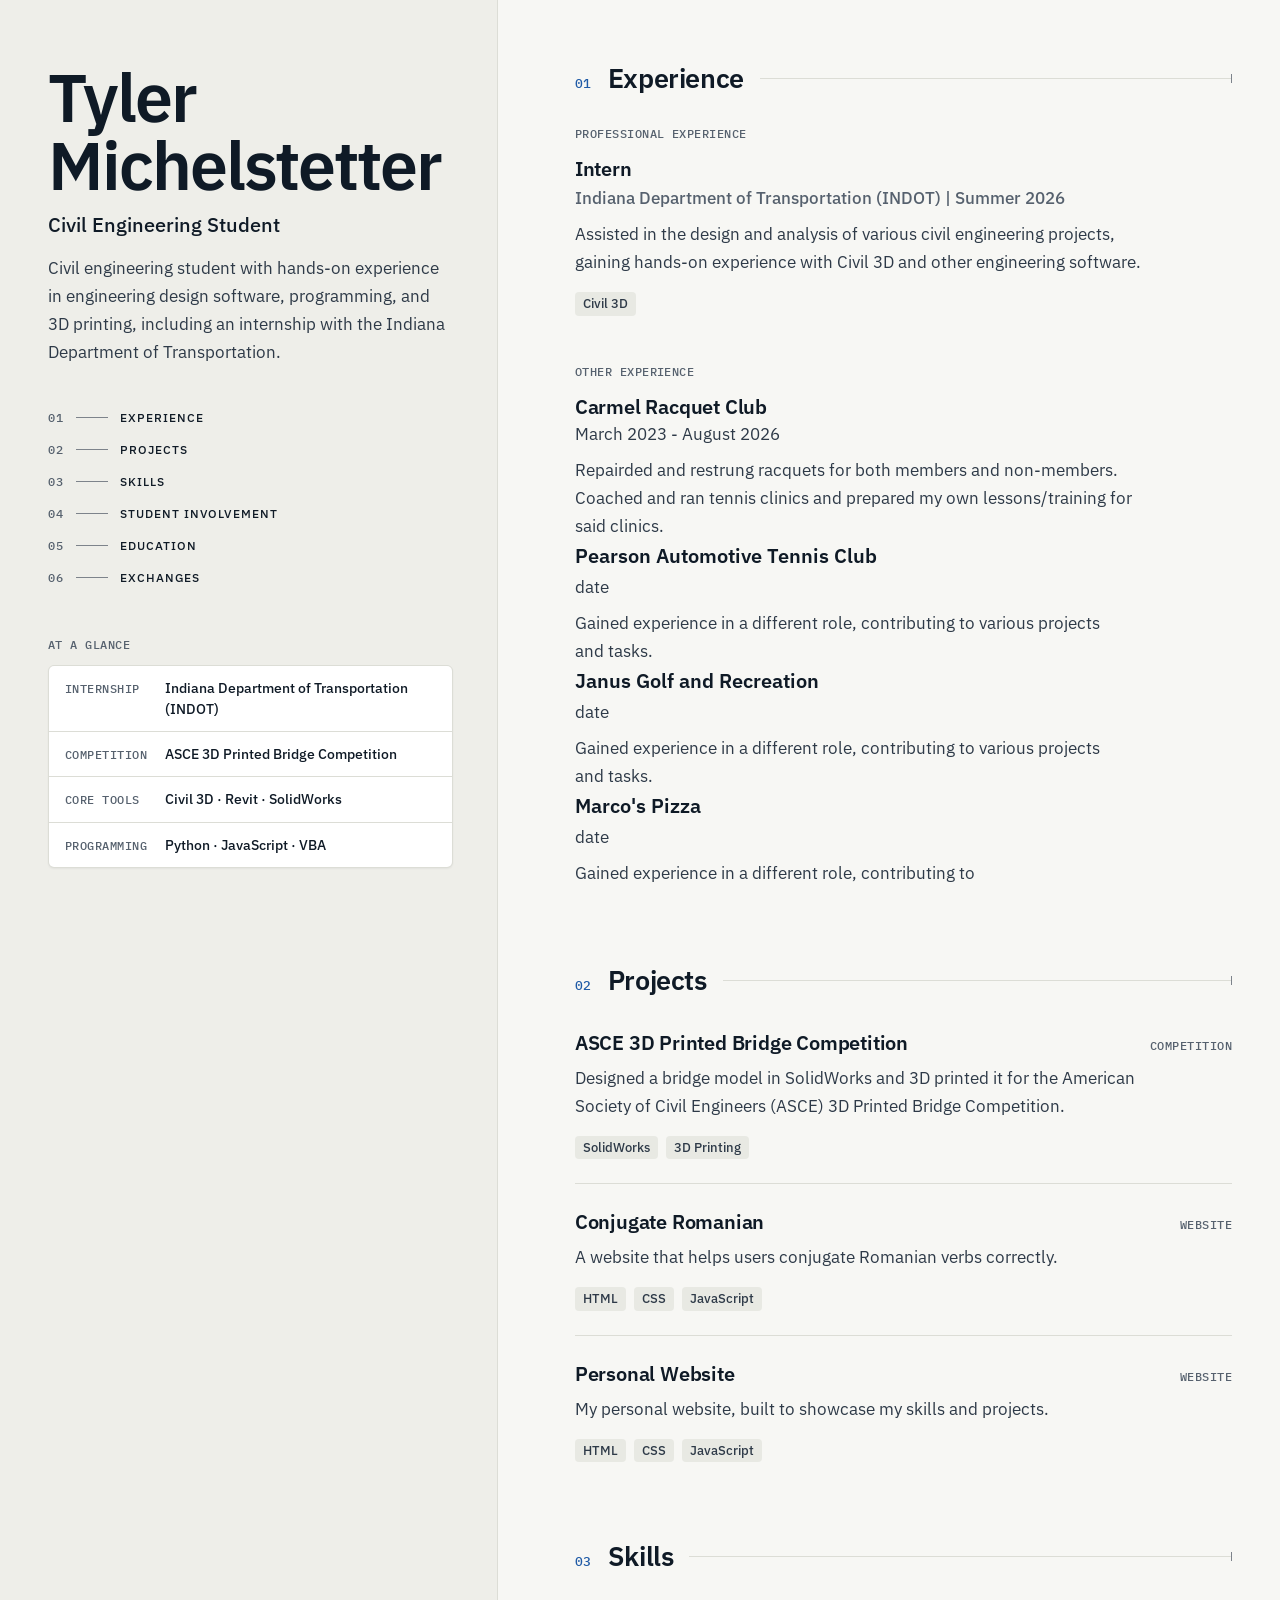
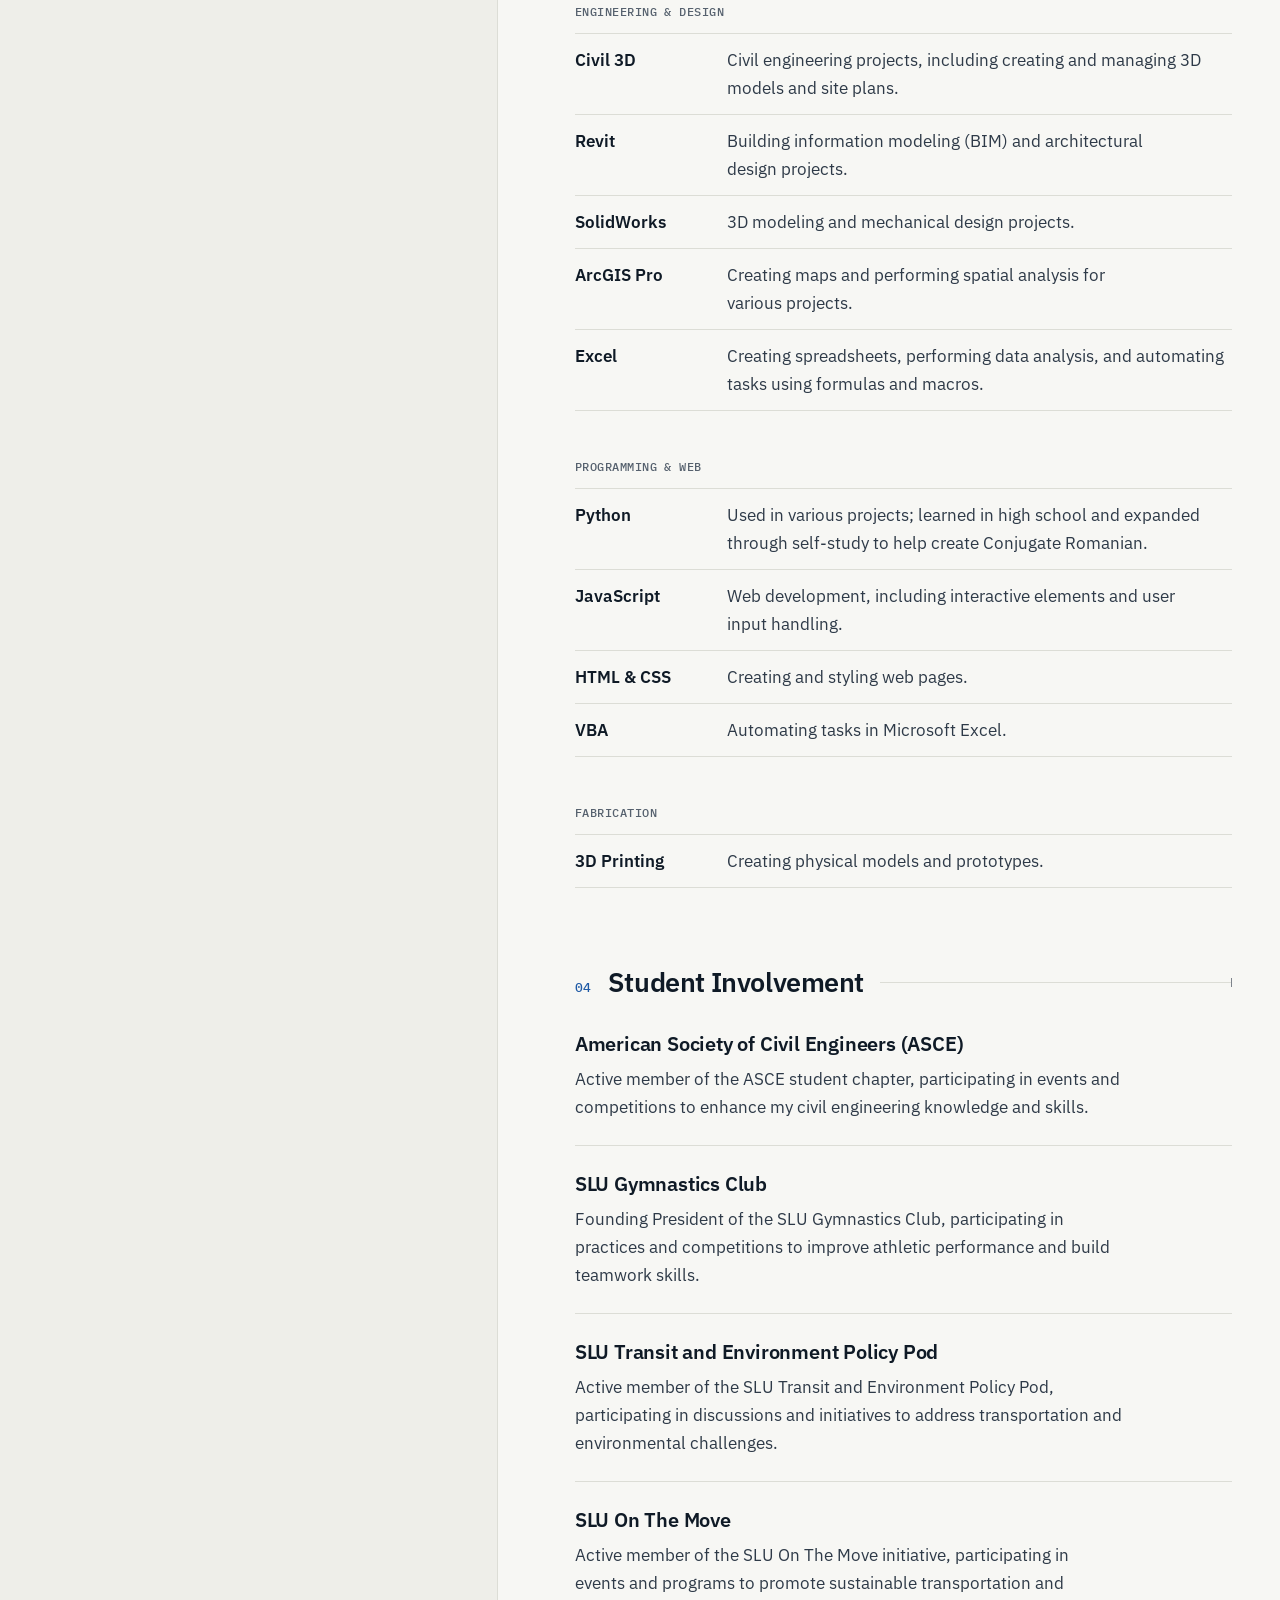
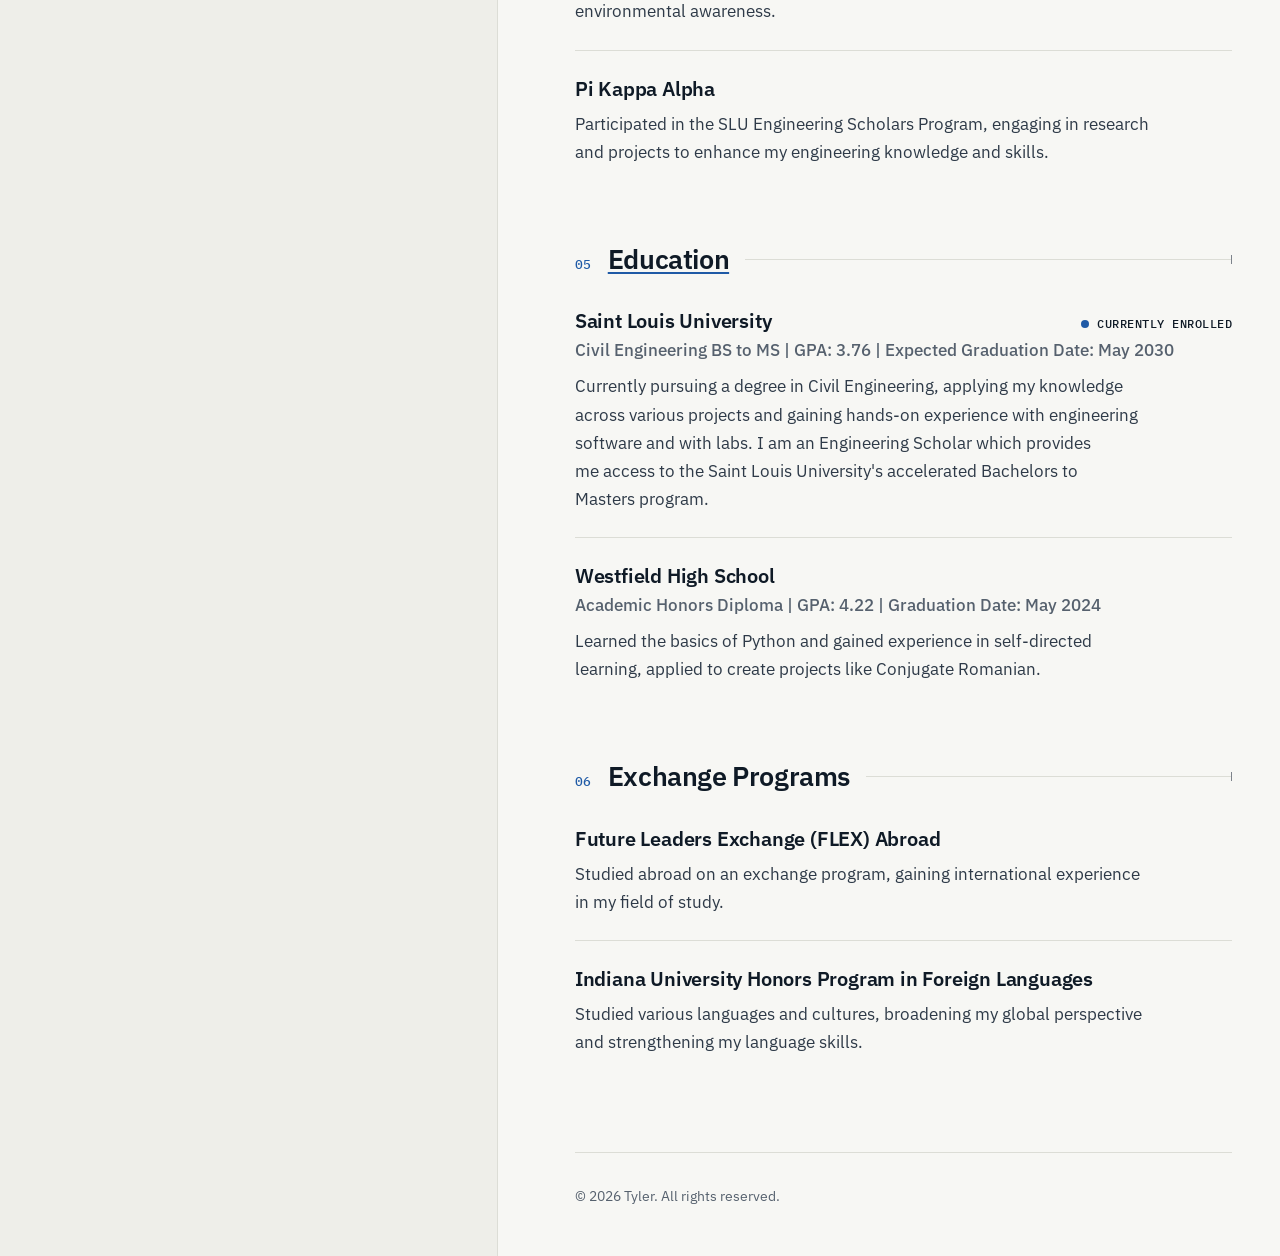
<file: index.html>
<!DOCTYPE html>
<html lang="en">
<head>
  <meta charset="utf-8">
  <meta name="viewport" content="width=device-width, initial-scale=1">
  <title>Tyler | Civil Engineering Student</title>
  <meta name="description" content="Tyler is a civil engineering student with hands-on experience in Civil 3D, Revit, SolidWorks, Python, and JavaScript, and an internship with the Indiana Department of Transportation.">
  <meta name="color-scheme" content="light dark">
  <meta name="theme-color" content="#eeeee9" media="(prefers-color-scheme: light)">
  <meta name="theme-color" content="#0b1015" media="(prefers-color-scheme: dark)">
  <link rel="preconnect" href="https://fonts.googleapis.com">
  <link rel="preconnect" href="https://fonts.gstatic.com" crossorigin>
  <link rel="stylesheet" href="https://fonts.googleapis.com/css2?family=IBM+Plex+Mono:wght@500&amp;family=IBM+Plex+Sans:wght@400;500;600&amp;display=swap">
  <link rel="stylesheet" href="CSS_Code/GeneralStyles.css">
</head>
<body>
  <a class="skip-link" href="#main">Skip to main content</a>

  <div class="page">
    <header class="profile">
      <div class="profile__intro">
        <h1 class="profile__name">Tyler Michelstetter</h1>
        <p class="profile__role">Civil Engineering Student</p>
        <p class="profile__summary">Civil engineering student with hands-on experience in engineering design software, programming, and 3D printing, including an internship with the Indiana Department of Transportation.</p>
      </div>

      <nav class="site-nav" aria-label="Sections">
        <ol class="site-nav__list">
          <li><a class="site-nav__link" href="#experience"><span class="site-nav__num" aria-hidden="true">01</span><span class="site-nav__label">Experience</span></a></li>
          <li><a class="site-nav__link" href="#projects"><span class="site-nav__num" aria-hidden="true">02</span><span class="site-nav__label">Projects</span></a></li>
          <li><a class="site-nav__link" href="#skills"><span class="site-nav__num" aria-hidden="true">03</span><span class="site-nav__label">Skills</span></a></li>
          <li><a class="site-nav__link" href="#student-involvement"><span class="site-nav__num" aria-hidden="true">04</span><span class="site-nav__label">Student Involvement</span></a></li>
          <li><a class="site-nav__link" href="#education"><span class="site-nav__num" aria-hidden="true">05</span><span class="site-nav__label">Education</span></a></li>
          <li><a class="site-nav__link" href="#exchanges"><span class="site-nav__num" aria-hidden="true">06</span><span class="site-nav__label">Exchanges</span></a></li>
        </ol>
      </nav>

      <div class="glance">
        <h2 class="glance__title">At a glance</h2>
        <dl class="glance__list">
          <div class="glance__item">
            <dt class="glance__label">Internship</dt>
            <dd class="glance__value">Indiana Department of Transportation (INDOT)</dd>
          </div>
          <div class="glance__item">
            <dt class="glance__label">Competition</dt>
            <dd class="glance__value">ASCE 3D Printed Bridge Competition</dd>
          </div>
          <div class="glance__item">
            <dt class="glance__label">Core tools</dt>
            <dd class="glance__value">Civil 3D &middot; Revit &middot; SolidWorks</dd>
          </div>
          <div class="glance__item">
            <dt class="glance__label">Programming</dt>
            <dd class="glance__value">Python &middot; JavaScript &middot; VBA</dd>
          </div>
        </dl>
      </div>
    </header>

    <main id="main" class="content">
      <section class="section" id="experience" aria-labelledby="experience-title">
        <div class="section__head">
          <span class="section__num" aria-hidden="true">01</span>
          <h2 class="section__title" id="experience-title">Experience</h2>
        </div>

        <div class="group">
          <p class="group__label" id="experience-professional">Professional Experience</p>
          <ul class="entries" aria-labelledby="experience-professional">
            <li class="entry">
              <h3 class="entry__title">Intern</h3>
              <p class="entry__org">Indiana Department of Transportation (INDOT) | Summer 2026</p>
              <p class="entry__desc">Assisted in the design and analysis of various civil engineering projects, gaining hands-on experience with Civil 3D and other engineering software.</p>
              <ul class="tags" aria-label="Tools">
                <li class="tag">Civil 3D</li>
              </ul>
            </li>
          </ul>
        </div>

        <div class="group">
          <p class="group__label" id="experience-other">Other Experience</p>
          <ul class="entries" aria-labelledby="experience-other">
            <!-- TODO: Replace the job descriptions to accurate descritptions of the jobs. -->
            <li class="entry">
              <h3 class="entry__title">Carmel Racquet Club</h3>
              <p class=""entry__desc">March 2023 - August 2026</p>
              <p class="entry__desc">Repairded and restrung racquets for both members and non-members. Coached and ran tennis clinics and prepared my own lessons/training for said clinics.</p>
              <h3 class=""entry__title">Pearson Automotive Tennis Club</h3>
              <p class=""entry__desc">date</p><!-- TODO: Replace with actual date -->
              <p class="entry__desc">Gained experience in a different role, contributing to various projects and tasks.</p>
              <h3 class=""entry__title">Janus Golf and Recreation</h3>
              <p class=""entry__desc">date</p><!-- TODO: Replace with actual date -->
              <p class="entry__desc">Gained experience in a different role, contributing to various projects and tasks.</p><!-- TODO: Replace the job descriptions to accurate descriptions of the jobs. -->
              <h3 class=""entry__title">Marco's Pizza</h3>
              <p class=""entry__desc">date</p><!-- TODO: Replace with actual date -->
              <p class="entry__desc">Gained experience in a different role, contributing to
            
            </li>
          </ul>
        </div>
      </section>

      <section class="section" id="projects" aria-labelledby="projects-title">
        <div class="section__head">
          <span class="section__num" aria-hidden="true">02</span>
          <h2 class="section__title" id="projects-title">Projects</h2>
        </div>

        <ul class="entries">
          <li class="entry">
            <div class="entry__head">
              <h3 class="entry__title">ASCE 3D Printed Bridge Competition</h3>
              <p class="entry__meta">Competition</p>
            </div>
            <p class="entry__desc">Designed a bridge model in SolidWorks and 3D printed it for the American Society of Civil Engineers (ASCE) 3D Printed Bridge Competition.</p>
            <ul class="tags" aria-label="Tools">
              <li class="tag">SolidWorks</li>
              <li class="tag">3D Printing</li>
            </ul>
          </li>
          <li class="entry">
            <div class="entry__head">
              <h3 class="entry__title">Conjugate Romanian</h3>
              <p class="entry__meta">Website</p>
            </div>
            <p class="entry__desc">A website that helps users conjugate Romanian verbs correctly.</p>
            <ul class="tags" aria-label="Tools">
              <li class="tag">HTML</li>
              <li class="tag">CSS</li>
              <li class="tag">JavaScript</li>
            </ul>
          </li>
          <li class="entry">
            <div class="entry__head">
              <h3 class="entry__title">Personal Website</h3>
              <p class="entry__meta">Website</p>
            </div>
            <p class="entry__desc">My personal website, built to showcase my skills and projects.</p>
            <ul class="tags" aria-label="Tools">
              <li class="tag">HTML</li>
              <li class="tag">CSS</li>
              <li class="tag">JavaScript</li>
            </ul>
          </li>
        </ul>
      </section>

      <section class="section" id="skills" aria-labelledby="skills-title">
        <div class="section__head">
          <span class="section__num" aria-hidden="true">03</span>
          <h2 class="section__title" id="skills-title">Skills</h2>
        </div>

        <div class="group">
          <p class="group__label" id="skills-engineering">Engineering &amp; Design</p>
          <ul class="skills" aria-labelledby="skills-engineering">
            <li class="skill">
              <h3 class="skill__name">Civil 3D</h3>
              <p class="skill__desc">Civil engineering projects, including creating and managing 3D models and site plans.</p>
            </li>
            <li class="skill">
              <h3 class="skill__name">Revit</h3>
              <p class="skill__desc">Building information modeling (BIM) and architectural design projects.</p>
            </li>
            <li class="skill">
              <h3 class="skill__name">SolidWorks</h3>
              <p class="skill__desc">3D modeling and mechanical design projects.</p>
            </li>
            <li class="skill">
              <h3 class="skill__name">ArcGIS Pro</h3>
              <p class="skill__desc">Creating maps and performing spatial analysis for various projects.</p>
            </li>
            <li class="skill">
              <h3 class="skill__name">Excel</h3>
              <p class="skill__desc">Creating spreadsheets, performing data analysis, and automating tasks using formulas and macros.</p>
            </li>
          </ul>
        </div>

        <div class="group">
          <p class="group__label" id="skills-programming">Programming &amp; Web</p>
          <ul class="skills" aria-labelledby="skills-programming">
            <li class="skill">
              <h3 class="skill__name">Python</h3>
              <p class="skill__desc">Used in various projects; learned in high school and expanded through self-study to help create Conjugate Romanian.</p>
            </li>
            <li class="skill">
              <h3 class="skill__name">JavaScript</h3>
              <p class="skill__desc">Web development, including interactive elements and user input handling.</p>
            </li>
            <li class="skill">
              <h3 class="skill__name">HTML &amp; CSS</h3>
              <p class="skill__desc">Creating and styling web pages.</p>
            </li>
            <li class="skill">
              <h3 class="skill__name">VBA</h3>
              <p class="skill__desc">Automating tasks in Microsoft Excel.</p>
            </li>
          </ul>
        </div>

        <div class="group">
          <p class="group__label" id="skills-fabrication">Fabrication</p>
          <ul class="skills" aria-labelledby="skills-fabrication">
            <li class="skill">
              <h3 class="skill__name">3D Printing</h3>
              <p class="skill__desc">Creating physical models and prototypes.</p>
            </li>
          </ul>
        </div>
      </section>
      <section class="section" id="student-involvement" aria-labelledby="student-involvement-title">
          <div class="section__head">
            <span class="section__num" aria-hidden="true">04</span>
            <h2 class="section__title" id="student-involvement-title">Student Involvement</h2>
          </div>
  
          <ul class="entries">
            <li class="entry">
              <h3 class="entry__title">American Society of Civil Engineers (ASCE)</h3>
              <p class="entry__desc">Active member of the ASCE student chapter, participating in events and competitions to enhance my civil engineering knowledge and skills.</p>
            </li>
            <li class="entry">
              <h3 class="entry__title">SLU Gymnastics Club</h3>
              <p class="entry__desc">Founding President of the SLU Gymnastics Club, participating in practices and competitions to improve athletic performance and build teamwork skills.</p>
            </li>
            <li class="entry">
              <h3 class="entry__title">SLU Transit and Environment Policy Pod</h3>
              <p class="entry__desc">Active member of the SLU Transit and Environment Policy Pod, participating in discussions and initiatives to address transportation and environmental challenges.</p>
            </li>
            <li class="entry">
              <h3 class="entry__title">SLU On The Move</h3>
              <p class="entry__desc">Active member of the SLU On The Move initiative, participating in events and programs to promote sustainable transportation and environmental awareness.</p><!-- TODO: Add a description about the SLU On The Move which was accurate to what I did-->
            </li>
            <li class="entry">
              <h3 class="entry__title">Pi Kappa Alpha</h3>
              <p class="entry__desc">Participated in the SLU Engineering Scholars Program, engaging in research and projects to enhance my engineering knowledge and skills.</p><!-- TODO: Add a description about the SLU Engineering Scholars Program which was accurate to what I did-->
          </ul>
      </section>
      <section class="section" id="education" aria-labelledby="education-title">
        <div class="section__head">
          <span class="section__num" aria-hidden="true">05</span>
          <a href="./Pages/Education.html"><h2 class="section__title" id="education-title">Education</h2></a>
        </div>

        <ul class="entries">
          <li class="entry">
            <div class="entry__head">
              <h3 class="entry__title">Saint Louis University</h3>
              <p class="entry__meta entry__meta--status">Currently enrolled</p>
            </div>
            <p class="entry__org">Civil Engineering BS to MS | GPA: 3.76 | Expected Graduation Date: May 2030</p>
            <p class="entry__desc">Currently pursuing a degree in Civil Engineering, applying my knowledge across various projects and gaining hands-on experience with engineering software and with labs. I am an Engineering Scholar which provides me access to the Saint Louis University's accelerated Bachelors to Masters program.</p>
          </li>
          <li class="entry">
            <h3 class="entry__title">Westfield High School</h3>
            <p class="entry__org">Academic Honors Diploma |  GPA: 4.22 |  Graduation Date: May 2024</p><!-- TODO: Replace with actual GPA-->
            <p class="entry__desc">Learned the basics of Python and gained experience in self-directed learning, applied to create projects like Conjugate Romanian.</p>
          </li>
        </ul>
      </section>

      <section class="section" id="exchanges" aria-labelledby="exchanges-title">
        <div class="section__head">
          <span class="section__num" aria-hidden="true">06</span>
          <h2 class="section__title" id="exchanges-title">Exchange Programs</h2>
        </div>

        <ul class="entries">
          <li class="entry">
            <h3 class="entry__title">Future Leaders Exchange (FLEX) Abroad</h3>
            <p class="entry__desc">Studied abroad on an exchange program, gaining international experience in my field of study.</p>
          </li>
          <li class="entry">
            <h3 class="entry__title">Indiana University Honors Program in Foreign Languages</h3>
            <p class="entry__desc">Studied various languages and cultures, broadening my global perspective and strengthening my language skills.</p>
          </li>
        </ul>
      </section>
    </main>

    <footer class="site-footer">
      <p>&copy; 2026 Tyler. All rights reserved.</p>
    </footer>
  </div>
</body>
</html>
</file>
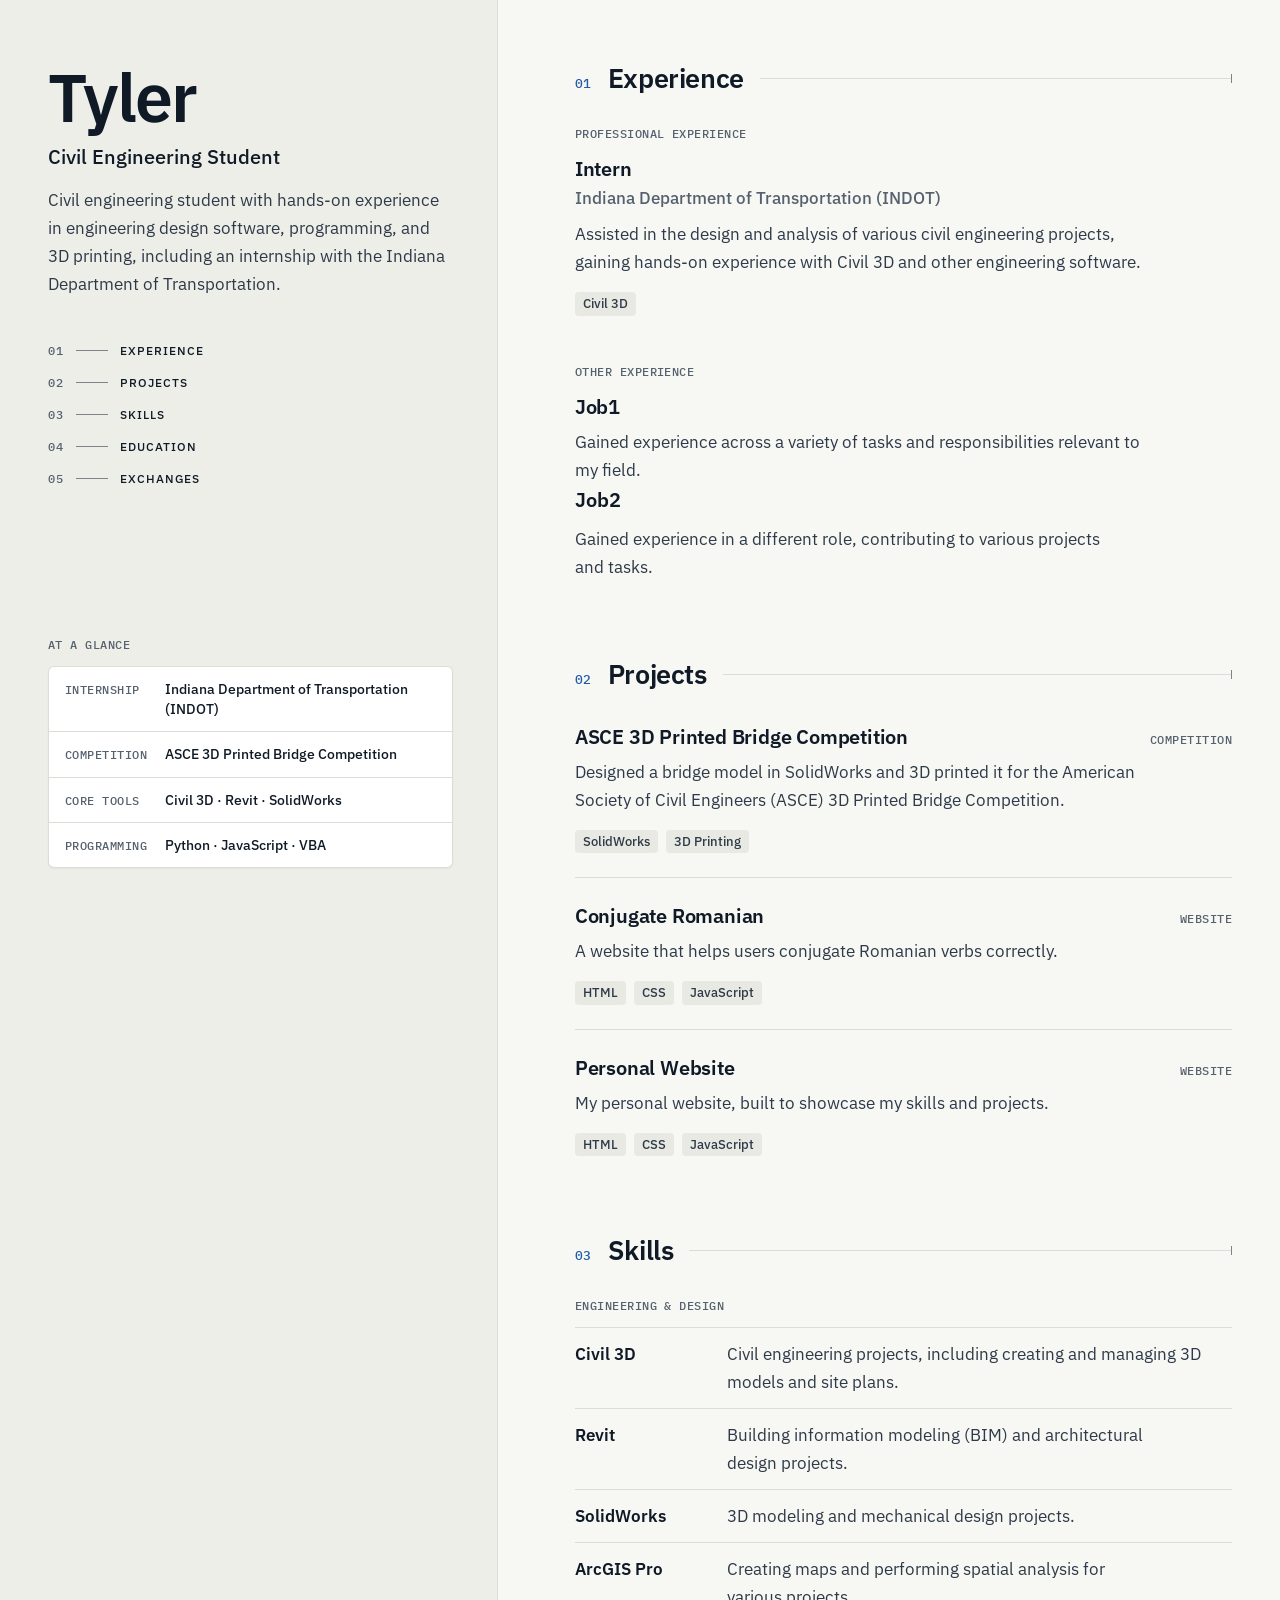
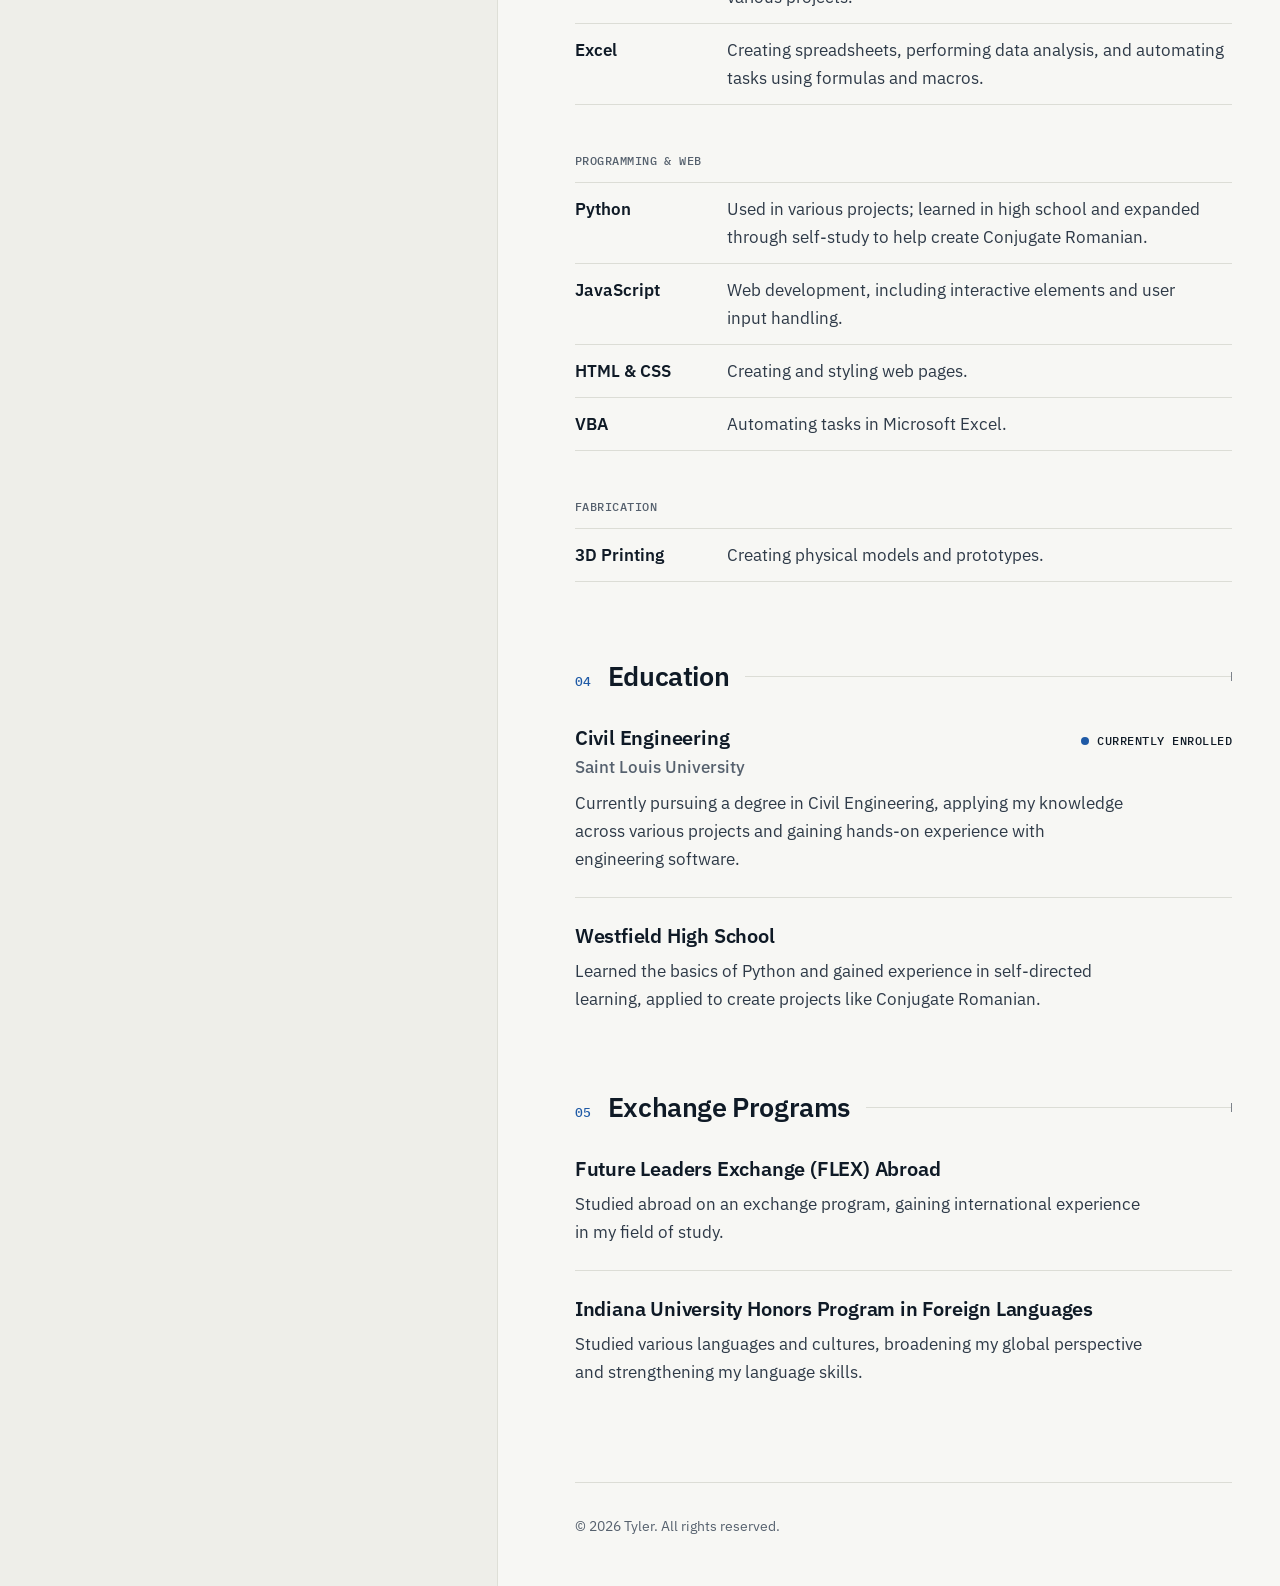
<file: TylersHomepage.html>
<!DOCTYPE html>
<html lang="en">
<head>
  <meta charset="utf-8">
  <meta name="viewport" content="width=device-width, initial-scale=1">
  <title>Tyler | Civil Engineering Student</title>
  <meta name="description" content="Tyler is a civil engineering student with hands-on experience in Civil 3D, Revit, SolidWorks, Python, and JavaScript, and an internship with the Indiana Department of Transportation.">
  <meta name="color-scheme" content="light dark">
  <meta name="theme-color" content="#eeeee9" media="(prefers-color-scheme: light)">
  <meta name="theme-color" content="#0b1015" media="(prefers-color-scheme: dark)">
  <link rel="preconnect" href="https://fonts.googleapis.com">
  <link rel="preconnect" href="https://fonts.gstatic.com" crossorigin>
  <link rel="stylesheet" href="https://fonts.googleapis.com/css2?family=IBM+Plex+Mono:wght@500&amp;family=IBM+Plex+Sans:wght@400;500;600&amp;display=swap">
  <link rel="stylesheet" href="CSS_Code/GeneralStyles.css">
</head>
<body>
  <a class="skip-link" href="#main">Skip to main content</a>

  <div class="page">
    <header class="profile">
      <div class="profile__intro">
        <h1 class="profile__name">Tyler</h1>
        <p class="profile__role">Civil Engineering Student</p>
        <p class="profile__summary">Civil engineering student with hands-on experience in engineering design software, programming, and 3D printing, including an internship with the Indiana Department of Transportation.</p>
      </div>

      <nav class="site-nav" aria-label="Sections">
        <ol class="site-nav__list">
          <li><a class="site-nav__link" href="#experience"><span class="site-nav__num" aria-hidden="true">01</span><span class="site-nav__label">Experience</span></a></li>
          <li><a class="site-nav__link" href="#projects"><span class="site-nav__num" aria-hidden="true">02</span><span class="site-nav__label">Projects</span></a></li>
          <li><a class="site-nav__link" href="#skills"><span class="site-nav__num" aria-hidden="true">03</span><span class="site-nav__label">Skills</span></a></li>
          <li><a class="site-nav__link" href="#education"><span class="site-nav__num" aria-hidden="true">04</span><span class="site-nav__label">Education</span></a></li>
          <li><a class="site-nav__link" href="#exchanges"><span class="site-nav__num" aria-hidden="true">05</span><span class="site-nav__label">Exchanges</span></a></li>
        </ol>
      </nav>

      <div class="glance">
        <h2 class="glance__title">At a glance</h2>
        <dl class="glance__list">
          <div class="glance__item">
            <dt class="glance__label">Internship</dt>
            <dd class="glance__value">Indiana Department of Transportation (INDOT)</dd>
          </div>
          <div class="glance__item">
            <dt class="glance__label">Competition</dt>
            <dd class="glance__value">ASCE 3D Printed Bridge Competition</dd>
          </div>
          <div class="glance__item">
            <dt class="glance__label">Core tools</dt>
            <dd class="glance__value">Civil 3D &middot; Revit &middot; SolidWorks</dd>
          </div>
          <div class="glance__item">
            <dt class="glance__label">Programming</dt>
            <dd class="glance__value">Python &middot; JavaScript &middot; VBA</dd>
          </div>
        </dl>
      </div>
    </header>

    <main id="main" class="content">
      <section class="section" id="experience" aria-labelledby="experience-title">
        <div class="section__head">
          <span class="section__num" aria-hidden="true">01</span>
          <h2 class="section__title" id="experience-title">Experience</h2>
        </div>

        <div class="group">
          <p class="group__label" id="experience-professional">Professional Experience</p>
          <ul class="entries" aria-labelledby="experience-professional">
            <li class="entry">
              <h3 class="entry__title">Intern</h3>
              <p class="entry__org">Indiana Department of Transportation (INDOT)</p>
              <p class="entry__desc">Assisted in the design and analysis of various civil engineering projects, gaining hands-on experience with Civil 3D and other engineering software.</p>
              <ul class="tags" aria-label="Tools">
                <li class="tag">Civil 3D</li>
              </ul>
            </li>
          </ul>
        </div>

        <div class="group">
          <p class="group__label" id="experience-other">Other Experience</p>
          <ul class="entries" aria-labelledby="experience-other">
            <!-- TODO: Replace "Job1" with the employer name and your role. -->
            <li class="entry">
              <h3 class="entry__title">Job1</h3>
              <p class="entry__desc">Gained experience across a variety of tasks and responsibilities relevant to my field.</p>
              <h3 class=""entry__title">Job2</h3>
              <p class="entry__desc">Gained experience in a different role, contributing to various projects and tasks.</p>
              
            </li>
          </ul>
        </div>
      </section>

      <section class="section" id="projects" aria-labelledby="projects-title">
        <div class="section__head">
          <span class="section__num" aria-hidden="true">02</span>
          <h2 class="section__title" id="projects-title">Projects</h2>
        </div>

        <ul class="entries">
          <li class="entry">
            <div class="entry__head">
              <h3 class="entry__title">ASCE 3D Printed Bridge Competition</h3>
              <p class="entry__meta">Competition</p>
            </div>
            <p class="entry__desc">Designed a bridge model in SolidWorks and 3D printed it for the American Society of Civil Engineers (ASCE) 3D Printed Bridge Competition.</p>
            <ul class="tags" aria-label="Tools">
              <li class="tag">SolidWorks</li>
              <li class="tag">3D Printing</li>
            </ul>
          </li>
          <li class="entry">
            <div class="entry__head">
              <h3 class="entry__title">Conjugate Romanian</h3>
              <p class="entry__meta">Website</p>
            </div>
            <p class="entry__desc">A website that helps users conjugate Romanian verbs correctly.</p>
            <ul class="tags" aria-label="Tools">
              <li class="tag">HTML</li>
              <li class="tag">CSS</li>
              <li class="tag">JavaScript</li>
            </ul>
          </li>
          <li class="entry">
            <div class="entry__head">
              <h3 class="entry__title">Personal Website</h3>
              <p class="entry__meta">Website</p>
            </div>
            <p class="entry__desc">My personal website, built to showcase my skills and projects.</p>
            <ul class="tags" aria-label="Tools">
              <li class="tag">HTML</li>
              <li class="tag">CSS</li>
              <li class="tag">JavaScript</li>
            </ul>
          </li>
        </ul>
      </section>

      <section class="section" id="skills" aria-labelledby="skills-title">
        <div class="section__head">
          <span class="section__num" aria-hidden="true">03</span>
          <h2 class="section__title" id="skills-title">Skills</h2>
        </div>

        <div class="group">
          <p class="group__label" id="skills-engineering">Engineering &amp; Design</p>
          <ul class="skills" aria-labelledby="skills-engineering">
            <li class="skill">
              <h3 class="skill__name">Civil 3D</h3>
              <p class="skill__desc">Civil engineering projects, including creating and managing 3D models and site plans.</p>
            </li>
            <li class="skill">
              <h3 class="skill__name">Revit</h3>
              <p class="skill__desc">Building information modeling (BIM) and architectural design projects.</p>
            </li>
            <li class="skill">
              <h3 class="skill__name">SolidWorks</h3>
              <p class="skill__desc">3D modeling and mechanical design projects.</p>
            </li>
            <li class="skill">
              <h3 class="skill__name">ArcGIS Pro</h3>
              <p class="skill__desc">Creating maps and performing spatial analysis for various projects.</p>
            </li>
            <li class="skill">
              <h3 class="skill__name">Excel</h3>
              <p class="skill__desc">Creating spreadsheets, performing data analysis, and automating tasks using formulas and macros.</p>
            </li>
          </ul>
        </div>

        <div class="group">
          <p class="group__label" id="skills-programming">Programming &amp; Web</p>
          <ul class="skills" aria-labelledby="skills-programming">
            <li class="skill">
              <h3 class="skill__name">Python</h3>
              <p class="skill__desc">Used in various projects; learned in high school and expanded through self-study to help create Conjugate Romanian.</p>
            </li>
            <li class="skill">
              <h3 class="skill__name">JavaScript</h3>
              <p class="skill__desc">Web development, including interactive elements and user input handling.</p>
            </li>
            <li class="skill">
              <h3 class="skill__name">HTML &amp; CSS</h3>
              <p class="skill__desc">Creating and styling web pages.</p>
            </li>
            <li class="skill">
              <h3 class="skill__name">VBA</h3>
              <p class="skill__desc">Automating tasks in Microsoft Excel.</p>
            </li>
          </ul>
        </div>

        <div class="group">
          <p class="group__label" id="skills-fabrication">Fabrication</p>
          <ul class="skills" aria-labelledby="skills-fabrication">
            <li class="skill">
              <h3 class="skill__name">3D Printing</h3>
              <p class="skill__desc">Creating physical models and prototypes.</p>
            </li>
          </ul>
        </div>
      </section>

      <section class="section" id="education" aria-labelledby="education-title">
        <div class="section__head">
          <span class="section__num" aria-hidden="true">04</span>
          <h2 class="section__title" id="education-title">Education</h2>
        </div>

        <ul class="entries">
          <!-- TODO: Replace "College" with the name of your college. -->
          <li class="entry">
            <div class="entry__head">
              <h3 class="entry__title">Civil Engineering</h3>
              <p class="entry__meta entry__meta--status">Currently enrolled</p>
            </div>
            <p class="entry__org">Saint Louis University</p>
            <p class="entry__desc">Currently pursuing a degree in Civil Engineering, applying my knowledge across various projects and gaining hands-on experience with engineering software.</p>
          </li>
          <li class="entry">
            <h3 class="entry__title">Westfield High School</h3>
            <p class="entry__desc">Learned the basics of Python and gained experience in self-directed learning, applied to create projects like Conjugate Romanian.</p>
          </li>
        </ul>
      </section>

      <section class="section" id="exchanges" aria-labelledby="exchanges-title">
        <div class="section__head">
          <span class="section__num" aria-hidden="true">05</span>
          <h2 class="section__title" id="exchanges-title">Exchange Programs</h2>
        </div>

        <ul class="entries">
          <li class="entry">
            <h3 class="entry__title">Future Leaders Exchange (FLEX) Abroad</h3>
            <p class="entry__desc">Studied abroad on an exchange program, gaining international experience in my field of study.</p>
          </li>
          <li class="entry">
            <h3 class="entry__title">Indiana University Honors Program in Foreign Languages</h3>
            <p class="entry__desc">Studied various languages and cultures, broadening my global perspective and strengthening my language skills.</p>
          </li>
        </ul>
      </section>
    </main>

    <footer class="site-footer">
      <p>&copy; 2026 Tyler. All rights reserved.</p>
    </footer>
  </div>
</body>
</html>
</file>
<file: CSS_Code/GeneralStyles.css>
/* ==========================================================================
   GeneralStyles.css
   Shared stylesheet for Tyler's site.

   1. Design tokens   custom properties for color, type, space, radius, shadow
   2. Base / reset    element defaults, focus, motion preference
   3. Layout          page container, profile panel, content column
   4. Components      skip link, buttons, nav, glance card, entries, tags
   5. Sections        section headings, groups, skills table, footer
   6. Dark mode       token swap for prefers-color-scheme: dark
   7. Print           clean, résumé-style printout
   ========================================================================== */


/* 1. Design tokens
   -------------------------------------------------------------------------- */
:root {
  color-scheme: light dark;

  /* Color (light). Text pairs meet WCAG AA 4.5:1; control borders meet 3:1. */
  --color-bg: #f7f7f4;            /* page and content column */
  --color-panel: #eeeee9;         /* profile panel */
  --color-surface: #ffffff;       /* raised card */
  --color-ink: #0f1a26;           /* headings, strong text */
  --color-text: #2e3a48;          /* body copy */
  --color-muted: #56616e;         /* labels, secondary copy */
  --color-rule: #dcddd6;          /* decorative hairlines */
  --color-border: #7d838b;        /* control boundaries */
  --color-accent: #1f5aa6;
  --color-accent-strong: #184a8a; /* accent hover */
  --color-on-accent: #ffffff;
  --color-tag: #e8e9e3;
  --color-focus: #1f5aa6;

  /* Typography */
  --font-sans: "IBM Plex Sans", -apple-system, BlinkMacSystemFont, "Segoe UI", Roboto, "Helvetica Neue", Arial, sans-serif;
  --font-mono: "IBM Plex Mono", ui-monospace, SFMono-Regular, Menlo, Consolas, "Liberation Mono", monospace;

  --text-label: 0.75rem;                                      /* 12px mono labels */
  --text-xs: 0.8125rem;                                       /* 13px tags, index numbers */
  --text-sm: 0.875rem;                                        /* 14px */
  --text-ui: 0.9375rem;                                       /* 15px buttons */
  --text-base: clamp(1rem, 0.95rem + 0.2vw, 1.0625rem);       /* 16-17px body */
  --text-h3: clamp(1.125rem, 1.05rem + 0.25vw, 1.25rem);      /* 18-20px */
  --text-lead: clamp(1.125rem, 1.05rem + 0.3vw, 1.25rem);     /* 18-20px role */
  --text-h2: clamp(1.375rem, 1.2rem + 0.6vw, 1.75rem);        /* 22-28px */
  --text-display: clamp(2.75rem, 2rem + 2.8vw, 4.25rem);      /* 44-68px name */

  --leading-tight: 1.1;
  --leading-snug: 1.35;
  --leading-body: 1.65;
  --tracking-caps: 0.08em;   /* uppercase sans */
  --tracking-mono: 0.04em;   /* uppercase mono, already wide-set */

  /* Spacing (4px base; space-0 is a 2px optical nudge) */
  --space-0: 0.125rem;
  --space-1: 0.25rem;
  --space-2: 0.5rem;
  --space-3: 0.75rem;
  --space-4: 1rem;
  --space-5: 1.5rem;
  --space-6: 2rem;
  --space-7: 3rem;
  --space-8: 4rem;
  --space-9: 6rem;

  /* Radius and shadow */
  --radius-sm: 4px;
  --radius-md: 6px;
  --shadow-card: 0 1px 2px rgb(15 26 38 / 0.05);

  /* Layout */
  --container: 76rem;                                  /* 1216px content width */
  --gutter: clamp(1.25rem, 4vw, 3rem);                 /* side padding */
  --measure: 36rem;                                    /* about 70-75 characters */
  --profile-share: 38fr;                               /* split ratio, wide screens */
  --content-share: 62fr;
  --content-inset: clamp(3rem, 6vw, 6rem);             /* space right of the panel */
  --pad-top: clamp(2.5rem, 7vh, 5rem);                 /* shared top line of both columns */
  --profile-gap: clamp(1.5rem, 4vh, 3rem);             /* rhythm inside the panel */
  --section-gap: clamp(3.5rem, 2.5rem + 3vw, 5rem);
  --skill-col: 8rem;                                   /* fits the longest skill name */
  --glance-label: 5.5rem;                              /* fits the longest glance label */
}


/* 2. Base / reset
   -------------------------------------------------------------------------- */
*,
*::before,
*::after {
  box-sizing: border-box;
}

html {
  -webkit-text-size-adjust: 100%;
  text-size-adjust: 100%;
  background-color: var(--color-bg);
}

/* Smooth in-page scrolling only for people who have not asked for less motion. */
@media (prefers-reduced-motion: no-preference) {
  html {
    scroll-behavior: smooth;
  }
}

body {
  margin: 0;
  font-family: var(--font-sans);
  font-size: var(--text-base);
  line-height: var(--leading-body);
  color: var(--color-text);
  background-color: var(--color-bg);
  -webkit-font-smoothing: antialiased;
  -moz-osx-font-smoothing: grayscale;
}

h1,
h2,
h3,
p,
ul,
ol,
dl,
dd {
  margin: 0;
}

ul,
ol {
  padding: 0;
  list-style: none;
}

h1,
h2,
h3 {
  color: var(--color-ink);
  font-weight: 600;
  text-wrap: balance;
}

p {
  text-wrap: pretty;
}

a {
  color: var(--color-accent);
  text-underline-offset: 0.2em;
}

a:hover {
  color: var(--color-accent-strong);
}

/* One clear keyboard indicator everywhere: 2px accent ring, 3:1 or better on every surface. */
:focus-visible {
  outline: 2px solid var(--color-focus);
  outline-offset: 3px;
}

::selection {
  background-color: color-mix(in srgb, var(--color-accent) 22%, transparent);
  color: var(--color-ink);
}


/* 3. Layout
   Small screens: the profile is a full-width top band, content follows.
   64rem and up: a two-column split. The profile panel holds still on the
   left while the content column scrolls on the right.
   -------------------------------------------------------------------------- */
.page {
  max-width: calc(var(--container) + 2 * var(--gutter));
  margin-inline: auto;
  padding-inline: var(--gutter);
}

.profile {
  display: flex;
  flex-direction: column;
  gap: var(--space-6);
  padding-block: var(--space-7) var(--space-6);
  background-color: var(--color-panel);
  /* Extend the panel color to the viewport edges while text stays in the container. */
  box-shadow: 0 0 0 100vmax var(--color-panel);
  clip-path: inset(0 -100vmax);
}

.content {
  padding-block: var(--space-8);
}

.section {
  scroll-margin-top: var(--space-6);
}

.section + .section {
  margin-top: var(--section-gap);
}

@media (min-width: 64rem) {
  .page {
    display: grid;
    grid-template-columns: minmax(0, var(--profile-share)) minmax(0, var(--content-share));
    grid-template-rows: 1fr auto;
    grid-template-areas:
      "profile content"
      "profile footer";
  }

  /* The panel color is painted by a decorative grid item that spans every row,
     so the left column stays tinted for the full length of the page. */
  .page::before {
    content: "";
    grid-area: profile;
    border-inline-end: 1px solid var(--color-rule);
    background-color: var(--color-panel);
    box-shadow: 0 0 0 100vmax var(--color-panel);
    clip-path: inset(0 0 0 -100vmax);
  }

  /* Sticky to the bottom edge, at least one viewport tall. On a tall screen it
     simply holds still. On a short screen it scrolls with the page until its
     last line is in view and only then holds, so nothing is ever out of reach. */
  .profile {
    grid-area: profile;
    position: sticky;
    bottom: 0;
    align-self: end;
    min-height: 100vh;
    min-height: 100dvh;
    gap: var(--profile-gap);
    padding-block: var(--pad-top) var(--space-6);
    padding-inline-end: clamp(2rem, 3.5vw, 3.5rem);
    background-color: transparent;
    box-shadow: none;
    clip-path: none;
  }

  .content {
    grid-area: content;
    padding-block: var(--pad-top) var(--space-9);
    padding-inline-start: var(--content-inset);
  }

  /* Anchored sections land on the same top line as the profile. */
  .section {
    scroll-margin-top: var(--pad-top);
  }
}


/* 4. Components
   -------------------------------------------------------------------------- */

/* Skip link: first focusable element, revealed on focus. */
.skip-link {
  position: absolute;
  top: var(--space-3);
  left: var(--space-3);
  z-index: 10;
  padding: var(--space-3) var(--space-4);
  border-radius: var(--radius-md);
  background-color: var(--color-ink);
  color: var(--color-bg);
  font-weight: 500;
  line-height: 1.25;
  text-decoration: none;
  transform: translateY(calc(-100% - var(--space-6)));
}

.skip-link:focus {
  transform: none;
}

.skip-link:hover {
  color: var(--color-bg);
}

/* Profile intro: name, role, summary, actions. */
.profile__name {
  font-size: var(--text-display);
  line-height: 1;
  letter-spacing: -0.03em;
}

.profile__role {
  margin-top: var(--space-3);
  font-size: var(--text-lead);
  font-weight: 500;
  line-height: var(--leading-snug);
  color: var(--color-ink);
}

.profile__summary {
  max-width: 34em;
  margin-top: var(--space-4);
}

.profile__actions {
  display: flex;
  flex-wrap: wrap;
  gap: var(--space-3);
  margin-top: var(--space-5);
}

/* Phones: the two actions share the row in equal widths. */
.profile__actions .button {
  flex: 1 1 8rem;
}

@media (min-width: 40rem) {
  .profile__actions .button {
    flex: none;
  }
}

/* Buttons */
.button {
  display: inline-flex;
  align-items: center;
  justify-content: center;
  min-height: 2.75rem;
  padding: var(--space-2) var(--space-4);
  border: 1px solid transparent;
  border-radius: var(--radius-md);
  font-size: var(--text-ui);
  font-weight: 500;
  line-height: 1.2;
  text-decoration: none;
  white-space: nowrap;
}

@media (min-width: 40rem) {
  .button {
    padding-inline: var(--space-5);
  }
}

.button--primary {
  background-color: var(--color-accent);
  color: var(--color-on-accent);
}

.button--primary:hover {
  background-color: var(--color-accent-strong);
  color: var(--color-on-accent);
}

.button--secondary {
  border-color: var(--color-border);
  color: var(--color-ink);
}

.button--secondary:hover {
  border-color: var(--color-ink);
  background-color: var(--color-surface);
  color: var(--color-ink);
}

/* Section navigation: a wrapping row on small screens, a vertical index in the panel. */
.site-nav {
  border-block: 1px solid var(--color-rule);
}

.site-nav__list {
  display: flex;
  flex-wrap: wrap;
  column-gap: var(--space-5);
}

.site-nav__link {
  display: inline-flex;
  align-items: center;
  gap: var(--space-2);
  min-height: 2.75rem;
  border-radius: var(--radius-sm);
  color: var(--color-ink);
  font-size: var(--text-sm);
  font-weight: 500;
  text-decoration: none;
}

.site-nav__num {
  font-family: var(--font-mono);
  font-size: var(--text-label);
  color: var(--color-muted);
}

.site-nav__link:hover {
  color: var(--color-accent);
}

.site-nav__link:hover .site-nav__num {
  color: var(--color-accent);
}

@media (min-width: 64rem) {
  .site-nav {
    border-block: 0;
  }

  .site-nav__list {
    flex-direction: column;
    align-items: flex-start;
  }

  .site-nav__link {
    gap: var(--space-3);
    min-height: var(--space-6);
    padding-inline-end: var(--space-2);
    font-size: var(--text-label);
    letter-spacing: var(--tracking-caps);
    text-transform: uppercase;
  }

  /* The index line grows toward the label on hover and focus. */
  .site-nav__label {
    display: inline-flex;
    align-items: center;
    gap: var(--space-3);
  }

  .site-nav__label::before {
    content: "";
    width: var(--space-6);
    height: 1px;
    background-color: var(--color-border);
  }

  .site-nav__link:hover .site-nav__label::before,
  .site-nav__link:focus-visible .site-nav__label::before {
    width: var(--space-8);
    background-color: var(--color-accent);
  }
}

/* At a glance: a compact title-block card of key facts.
   Phones: label above value. Tablets: a 2 x 2 block. Panel: label beside value. */
.glance__title {
  margin-bottom: var(--space-3);
  font-family: var(--font-mono);
  font-size: var(--text-label);
  font-weight: 500;
  line-height: 1.4;
  letter-spacing: var(--tracking-mono);
  text-transform: uppercase;
  color: var(--color-muted);
}

.glance__list {
  display: grid;
  gap: 1px;
  overflow: hidden;
  border: 1px solid var(--color-rule);
  border-radius: var(--radius-md);
  background-color: var(--color-rule);
  box-shadow: var(--shadow-card);
}

.glance__item {
  padding: var(--space-3) var(--space-4);
  background-color: var(--color-surface);
}

.glance__label {
  font-family: var(--font-mono);
  font-size: var(--text-label);
  font-weight: 500;
  line-height: 1.4;
  letter-spacing: var(--tracking-mono);
  text-transform: uppercase;
  color: var(--color-muted);
}

.glance__value {
  margin-top: var(--space-1);
  font-size: var(--text-sm);
  font-weight: 500;
  line-height: 1.45;
  color: var(--color-ink);
}

@media (min-width: 40rem) {
  .glance__list {
    grid-template-columns: repeat(2, minmax(0, 1fr));
  }
}

@media (min-width: 64rem) {
  .glance {
    margin-top: auto;
  }

  .glance__list {
    grid-template-columns: minmax(0, 1fr);
  }

  .glance__item {
    display: grid;
    grid-template-columns: var(--glance-label) minmax(0, 1fr);
    align-items: baseline;
    column-gap: var(--space-3);
  }

  .glance__value {
    margin-top: 0;
  }
}

/* Entries: one experience, project, degree or program. */
.entry {
  --entry-pad-top: var(--space-5);
  --entry-pad-bottom: var(--space-5);
  position: relative;
  padding-block: var(--entry-pad-top) var(--entry-pad-bottom);
}

.entry:first-child {
  --entry-pad-top: 0px;
}

.entry:last-child {
  --entry-pad-bottom: 0px;
}

.entry + .entry {
  border-top: 1px solid var(--color-rule);
}

/* Narrow screens: the label sits above the title as a kicker (visual order only;
   the heading stays first for assistive tech). Wider: title left, label right. */
.entry__head {
  display: flex;
  flex-direction: column-reverse;
  align-items: flex-start;
  gap: var(--space-1);
}

@media (min-width: 40rem) {
  .entry__head {
    flex-direction: row;
    flex-wrap: wrap;
    align-items: baseline;
    justify-content: space-between;
    column-gap: var(--space-4);
  }
}

.entry__title {
  font-size: var(--text-h3);
  line-height: var(--leading-snug);
  letter-spacing: -0.01em;
}

.entry__meta {
  font-family: var(--font-mono);
  font-size: var(--text-label);
  font-weight: 500;
  line-height: 1.4;
  letter-spacing: var(--tracking-mono);
  text-transform: uppercase;
  color: var(--color-muted);
}

/* Status marker, e.g. "Currently enrolled". */
.entry__meta--status {
  display: inline-flex;
  align-items: center;
  gap: var(--space-2);
  color: var(--color-ink);
}

.entry__meta--status::before {
  content: "";
  width: 0.5rem;
  height: 0.5rem;
  border-radius: 50%;
  background-color: var(--color-accent);
}

/* Organization line: lighter than the title, firmer than the description. */
.entry__org {
  margin-top: var(--space-0);
  font-weight: 500;
  color: var(--color-muted);
}

.entry__desc {
  max-width: var(--measure);
  margin-top: var(--space-2);
}

/* Subtle reading marker on hover, wide screens with a pointer only. */
@media (hover: hover) and (min-width: 64rem) {
  .entry::before {
    content: "";
    position: absolute;
    top: var(--entry-pad-top);
    bottom: var(--entry-pad-bottom);
    left: calc(-1 * var(--space-5));
    width: 2px;
    border-radius: 2px;
    background-color: var(--color-accent);
    opacity: 0;
  }

  .entry:hover::before {
    opacity: 1;
  }
}

/* Tags */
.tags {
  display: flex;
  flex-wrap: wrap;
  gap: var(--space-2);
  margin-top: var(--space-4);
}

.tag {
  padding: var(--space-0) var(--space-2);
  border-radius: var(--radius-sm);
  background-color: var(--color-tag);
  color: var(--color-text);
  font-size: var(--text-xs);
  font-weight: 500;
  line-height: 1.5;
}

/* Transitions only when motion is welcome. */
@media (prefers-reduced-motion: no-preference) {
  .button,
  .site-nav__link,
  .site-nav__num {
    transition: color 150ms ease, background-color 150ms ease, border-color 150ms ease;
  }

  .site-nav__label::before {
    transition: width 200ms ease, background-color 200ms ease;
  }

  .entry::before {
    transition: opacity 200ms ease;
  }
}


/* 5. Sections
   -------------------------------------------------------------------------- */

/* Section heading: index number, title, and a dimension-line rule. */
.section__head {
  display: flex;
  align-items: baseline;
  gap: var(--space-4);
  margin-bottom: var(--space-6);
}

.section__num {
  font-family: var(--font-mono);
  font-size: var(--text-xs);
  font-weight: 500;
  letter-spacing: var(--tracking-mono);
  color: var(--color-accent);
}

.section__title {
  font-size: var(--text-h2);
  line-height: var(--leading-tight);
  letter-spacing: -0.015em;
}

/* Odd height keeps the centred 1px rule on a whole pixel; the end border is the tick. */
.section__head::after {
  content: "";
  flex: 1;
  align-self: center;
  height: calc(var(--space-2) + 1px);
  border-inline-end: 1px solid var(--color-border);
  background: linear-gradient(var(--color-rule), var(--color-rule)) center / 100% 1px no-repeat;
}

/* Groups inside a section (Professional / Other, skill families). */
.group + .group {
  margin-top: var(--space-7);
}

.group__label {
  margin-bottom: var(--space-3);
  font-family: var(--font-mono);
  font-size: var(--text-label);
  font-weight: 500;
  line-height: 1.4;
  letter-spacing: var(--tracking-mono);
  text-transform: uppercase;
  color: var(--color-muted);
}

/* Skills: a two-column specification table on wider screens. */
.skills {
  border-bottom: 1px solid var(--color-rule);
}

.skill {
  display: grid;
  gap: var(--space-1) var(--space-5);
  padding-block: var(--space-3);
  border-top: 1px solid var(--color-rule);
}

.skill__name {
  font-size: var(--text-base);
  line-height: var(--leading-body);
}

@media (min-width: 40rem) {
  .skill {
    grid-template-columns: var(--skill-col) minmax(0, 1fr);
  }
}

/* Footer */
.site-footer {
  padding-block: var(--space-6) var(--space-7);
  border-top: 1px solid var(--color-rule);
  font-size: var(--text-sm);
  color: var(--color-muted);
}

@media (min-width: 64rem) {
  .site-footer {
    grid-area: footer;
    margin-inline-start: var(--content-inset);
  }
}


/* 6. Dark mode: deep slate and ink, same roles, every pair re-checked for contrast.
   -------------------------------------------------------------------------- */
@media (prefers-color-scheme: dark) {
  :root {
    --color-bg: #0f151c;
    --color-panel: #0b1015;
    --color-surface: #141c25;
    --color-ink: #e9eef3;
    --color-text: #c3cdd7;
    --color-muted: #93a0ae;
    --color-rule: #222c37;
    --color-border: #66768a;
    --color-accent: #8ab8f0;
    --color-accent-strong: #a9cbf5;
    --color-on-accent: #0b1015;
    --color-tag: #1a2430;
    --color-focus: #8ab8f0;
    --shadow-card: none;
  }
}


/* 7. Print: white page, dark text, no navigation or buttons, items kept whole.
   -------------------------------------------------------------------------- */
@media print {
  @page {
    size: letter;
    margin: 0.6in 0.65in;
  }

  :root {
    color-scheme: light;
    --color-bg: #ffffff;
    --color-panel: #ffffff;
    --color-surface: #ffffff;
    --color-ink: #000000;
    --color-text: #1f2328;
    --color-muted: #4a5058;
    --color-rule: #c9cbcf;
    --color-border: #8a8f96;
    --color-accent: #1f4f8f;
    --color-tag: #ffffff;
    --shadow-card: none;
    --text-label: 7.5pt;
    --text-xs: 8pt;
    --text-sm: 9pt;
    --text-base: 10pt;
    --text-h3: 11pt;
    --text-lead: 12pt;
    --text-h2: 14pt;
    --text-display: 28pt;
  }

  html,
  body {
    background: #ffffff;
    color: var(--color-text);
  }

  .skip-link,
  .site-nav,
  .profile__actions,
  .page::before {
    display: none;
  }

  .page {
    display: block;
    max-width: none;
    padding: 0;
  }

  .profile {
    display: grid;
    grid-template-columns: minmax(0, 1.2fr) minmax(0, 1fr);
    gap: 0 24pt;
    align-items: start;
    min-height: 0;
    padding: 0 0 14pt;
    border: 0;
    border-bottom: 1.5pt solid var(--color-ink);
    background: none;
    box-shadow: none;
    clip-path: none;
  }

  .profile__role {
    margin-top: 4pt;
  }

  .profile__summary {
    margin-top: 8pt;
  }

  .glance {
    margin: 0;
    break-inside: avoid;
  }

  .glance__title {
    margin-bottom: 4pt;
  }

  .glance__list {
    grid-template-columns: minmax(0, 1fr);
  }

  .glance__item {
    display: grid;
    grid-template-columns: 6em minmax(0, 1fr);
    align-items: baseline;
    column-gap: 8pt;
    padding: 4pt 8pt;
  }

  .glance__value {
    margin-top: 0;
  }

  .content {
    padding: 16pt 0 0;
  }

  .section + .section {
    margin-top: 16pt;
  }

  .section__head {
    margin-bottom: 8pt;
    break-after: avoid;
  }

  .group + .group {
    margin-top: 10pt;
  }

  .group__label {
    margin-bottom: 4pt;
    break-after: avoid;
  }

  .entry {
    --entry-pad-top: 8pt;
    --entry-pad-bottom: 8pt;
    break-inside: avoid;
  }

  .entry:first-child {
    --entry-pad-top: 0pt;
  }

  .entry:last-child {
    --entry-pad-bottom: 0pt;
  }

  .entry::before {
    display: none;
  }

  .tags {
    margin-top: 5pt;
  }

  .tag {
    padding: 0 4pt;
    border: 0.75pt solid var(--color-border);
  }

  .skill {
    grid-template-columns: 8.5em minmax(0, 1fr);
    padding-block: 4pt;
    break-inside: avoid;
  }

  .site-footer {
    margin: 18pt 0 0;
    padding: 8pt 0 0;
    font-size: var(--text-xs);
  }

  h2,
  h3 {
    break-after: avoid;
  }

  p {
    orphans: 3;
    widows: 3;
  }
}
</file>
